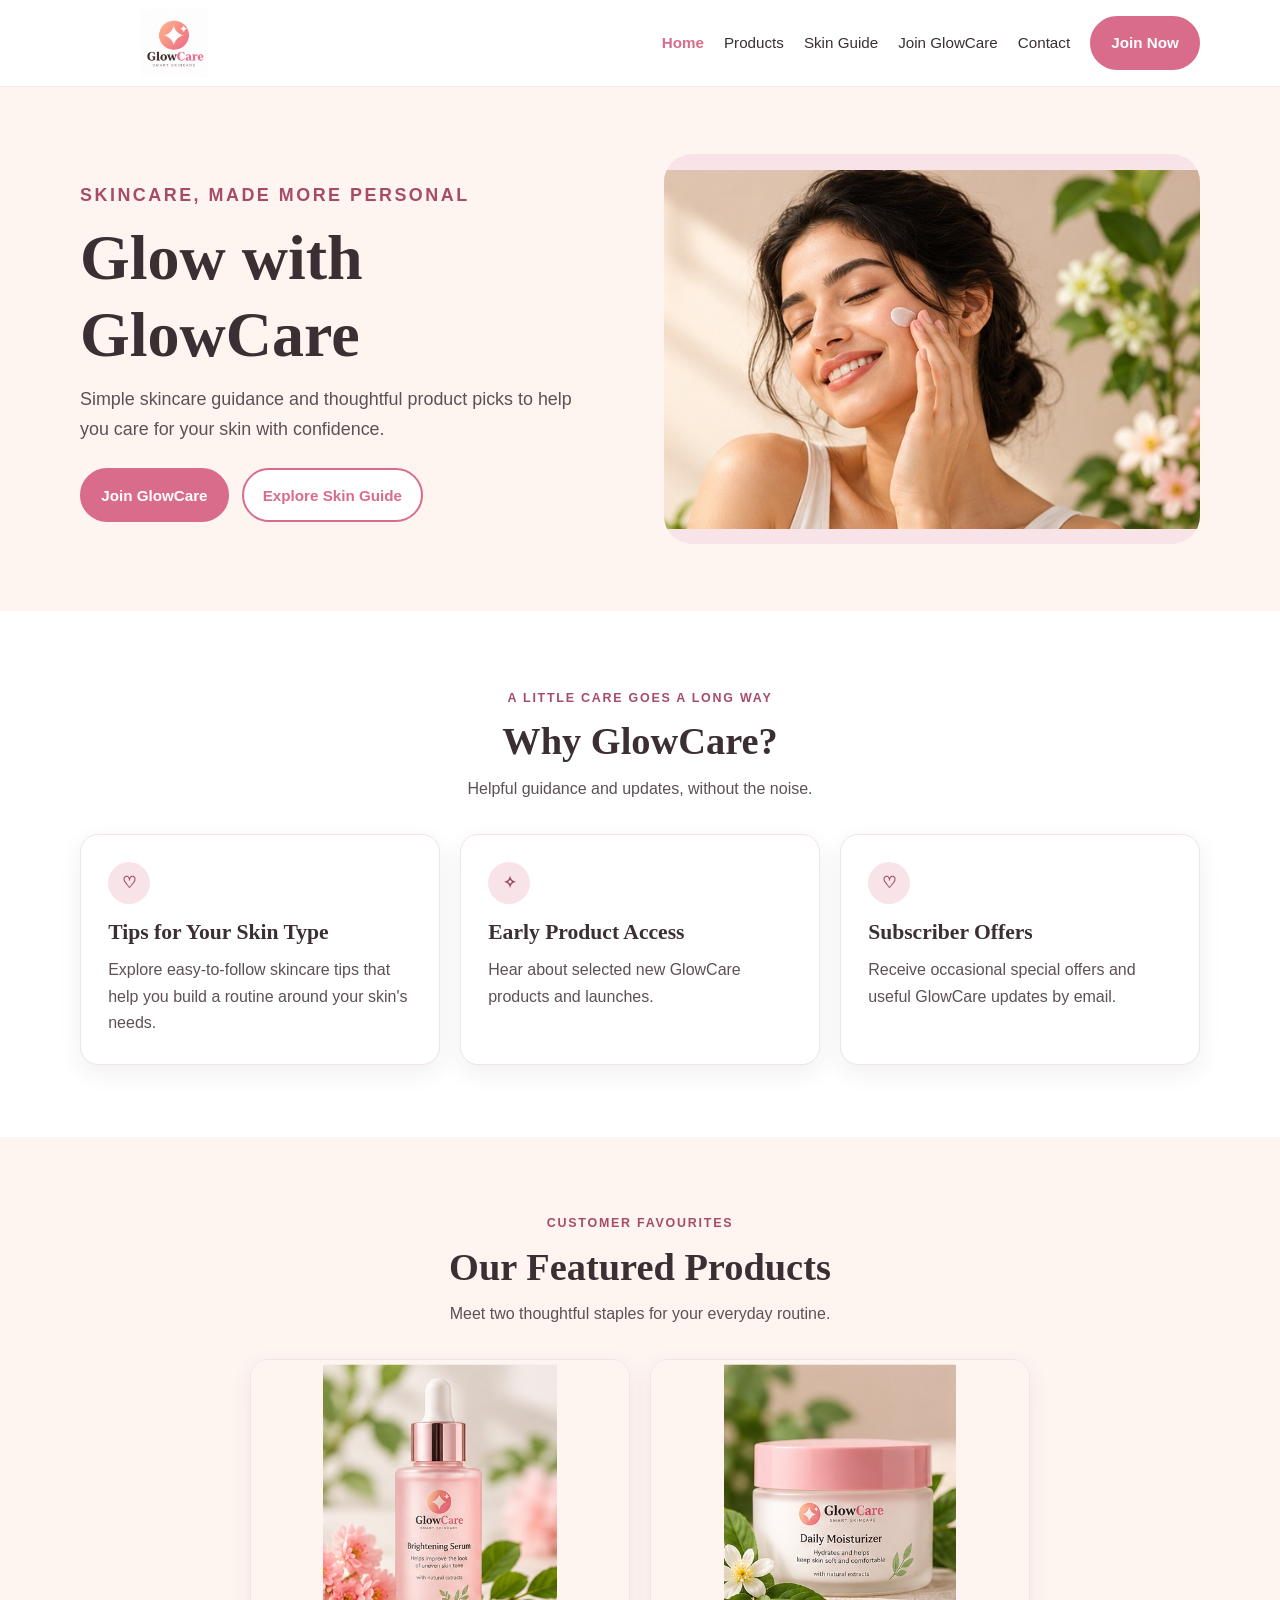
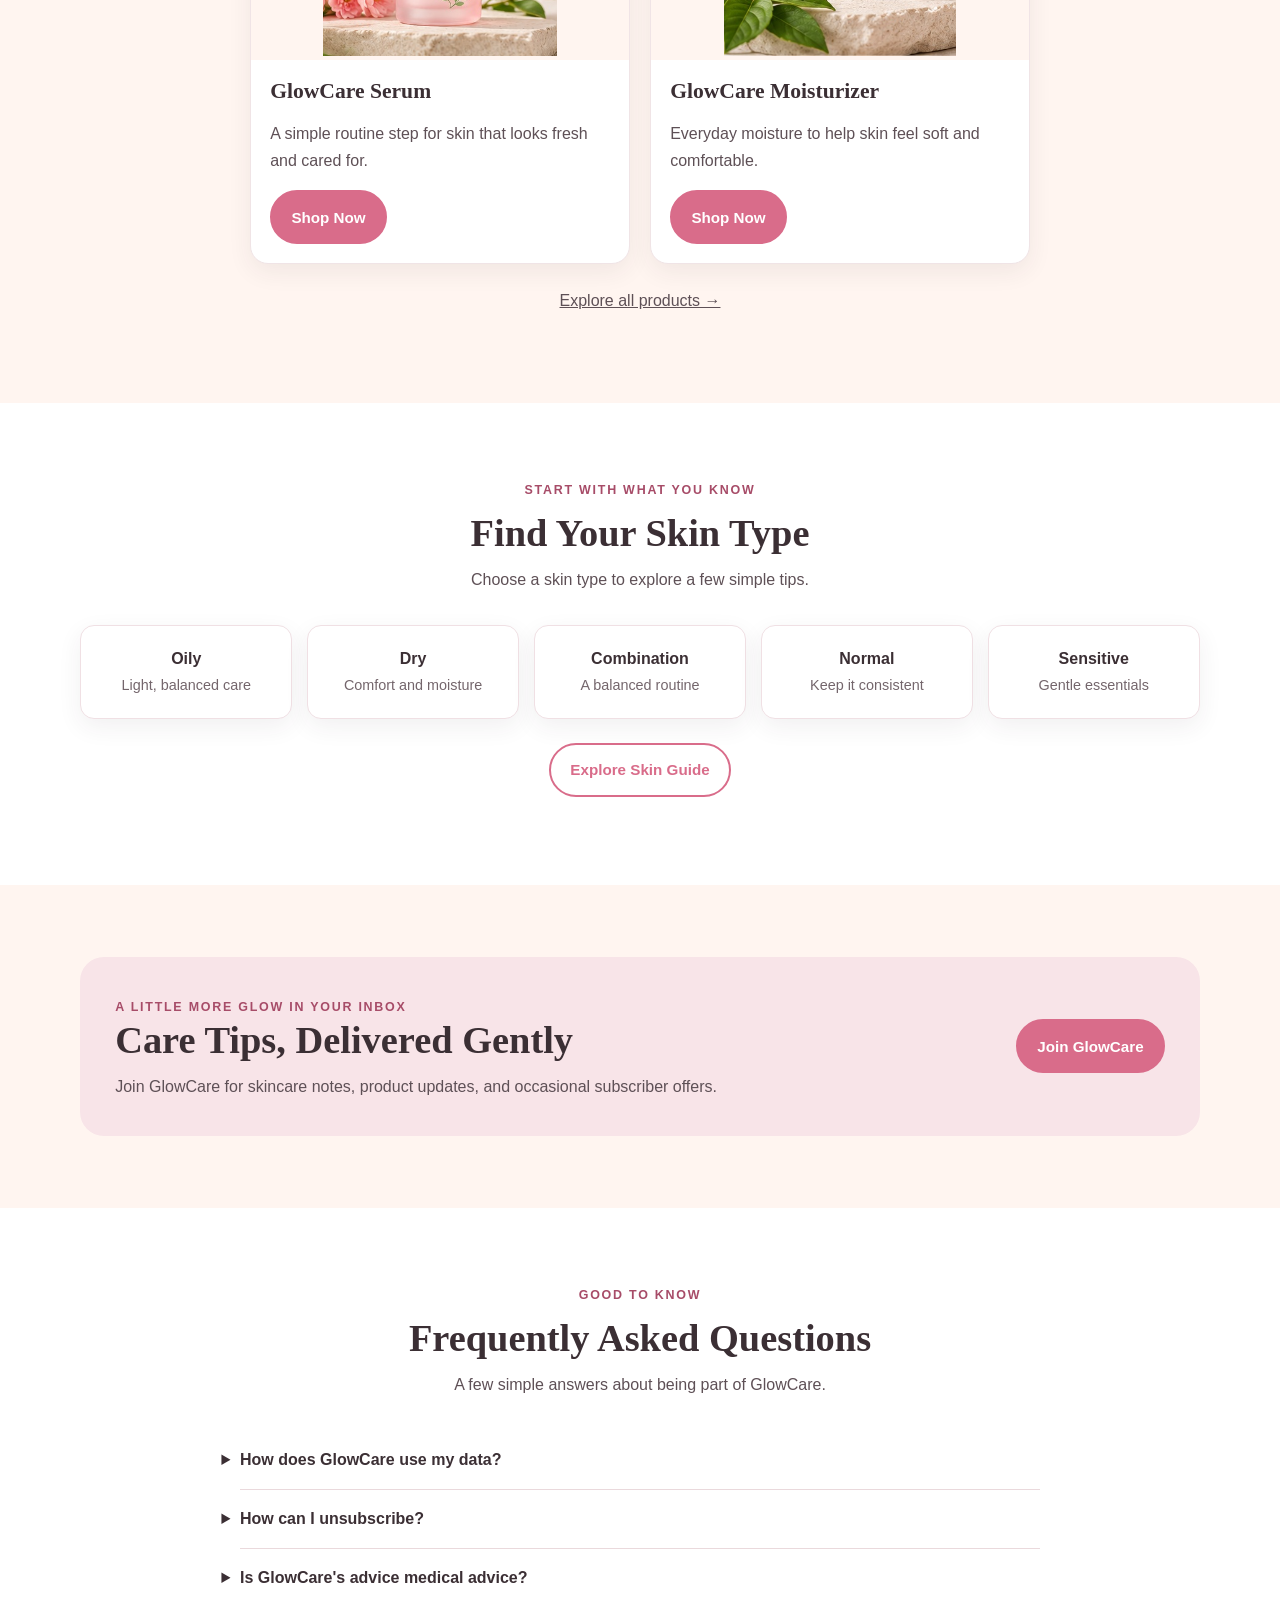
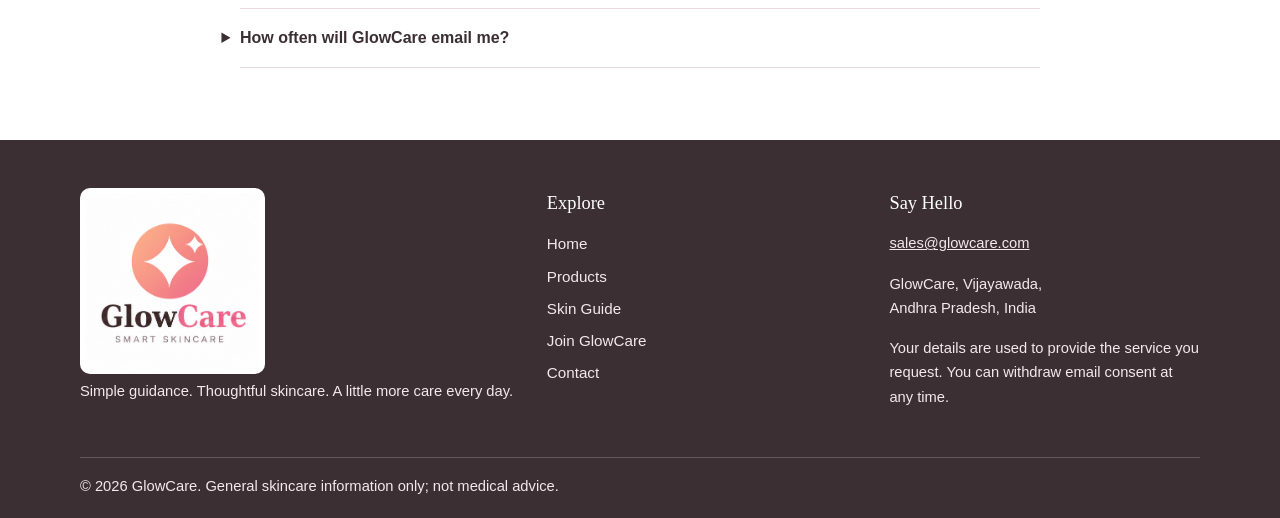
<file: index.html>
<!doctype html>
<html lang="en">
<head>
  <meta charset="utf-8">
  <meta name="viewport" content="width=device-width, initial-scale=1">
  <meta name="description" content="Discover GlowCare, a skincare brand offering simple skincare guidance and thoughtful product recommendations in Vijayawada, Andhra Pradesh.">
  <title>GlowCare | Smart Skincare</title>
  <link rel="stylesheet" href="style.css">
  <script src="script.js" defer></script>
</head>
<body>
<header class="site-header">
  <div class="container header-inner">
    <a class="brand" href="index.html" aria-label="GlowCare home">
      <img src="glowcare-logo.png" alt="GlowCare Smart Skincare logo" width="190">
    </a>
    <button class="menu-toggle" type="button" aria-label="Toggle navigation menu" aria-expanded="false" aria-controls="primary-navigation">Menu</button>
    <div class="nav-wrap" id="primary-navigation">
      <nav class="main-nav" aria-label="Main navigation">
        <a href="index.html" aria-current="page">Home</a>
        <a href="products.html">Products</a>
        <a href="skin-guide.html">Skin Guide</a>
        <a href="join.html">Join GlowCare</a>
        <a href="contact.html">Contact</a>
      </nav>
      <a class="btn header-join" href="join.html">Join Now</a>
    </div>
  </div>
</header>

<main>
  <section class="hero">
    <div class="container hero-grid">
      <div class="hero-copy">
        <p class="eyebrow">Skincare, made more personal</p>
        <h1>Glow with <span>GlowCare</span></h1>
        <p>Simple skincare guidance and thoughtful product picks to help you care for your skin with confidence.</p>
        <div class="hero-actions">
          <a class="btn" href="join.html">Join GlowCare</a>
          <a class="btn btn-secondary" href="skin-guide.html">Explore Skin Guide</a>
        </div>
      </div>
      <img class="hero-image" src="glowcare-banner.jpg" alt="GlowCare skincare banner showing a calm skincare routine" fetchpriority="high">
    </div>
  </section>

  <section class="section">
    <div class="container">
      <div class="section-heading">
        <p class="eyebrow">A little care goes a long way</p>
        <h2>Why GlowCare?</h2>
        <p>Helpful guidance and updates, without the noise.</p>
      </div>
      <div class="card-grid">
        <article class="card benefit-card">
          <div class="icon-dot" aria-hidden="true">♡</div>
          <h3>Tips for Your Skin Type</h3>
          <p>Explore easy-to-follow skincare tips that help you build a routine around your skin's needs.</p>
        </article>
        <article class="card benefit-card">
          <div class="icon-dot" aria-hidden="true">✧</div>
          <h3>Early Product Access</h3>
          <p>Hear about selected new GlowCare products and launches.</p>
        </article>
        <article class="card benefit-card">
          <div class="icon-dot" aria-hidden="true">♡</div>
          <h3>Subscriber Offers</h3>
          <p>Receive occasional special offers and useful GlowCare updates by email.</p>
        </article>
      </div>
    </div>
  </section>

  <section class="section section-soft">
    <div class="container">
      <div class="section-heading">
        <p class="eyebrow">Customer favourites</p>
        <h2>Our Featured Products</h2>
        <p>Meet two thoughtful staples for your everyday routine.</p>
      </div>
      <div class="card-grid featured-products">
        <article class="card product-card">
          <img class="product-image" src="serum.jpg" alt="GlowCare serum bottle" loading="lazy">
          <div class="product-info">
            <h3>GlowCare Serum</h3>
            <p>A simple routine step for skin that looks fresh and cared for.</p>
            <a class="btn" href="products.html#serum">Shop Now</a>
          </div>
        </article>
        <article class="card product-card">
          <img class="product-image" src="moisturizer.jpg" alt="GlowCare moisturizer jar" loading="lazy">
          <div class="product-info">
            <h3>GlowCare Moisturizer</h3>
            <p>Everyday moisture to help skin feel soft and comfortable.</p>
            <a class="btn" href="products.html#moisturizer">Shop Now</a>
          </div>
        </article>
      </div>
      <p class="section-link"><a class="text-link" href="products.html">Explore all products →</a></p>
    </div>
  </section>

  <section class="section">
    <div class="container">
      <div class="section-heading">
        <p class="eyebrow">Start with what you know</p>
        <h2>Find Your Skin Type</h2>
        <p>Choose a skin type to explore a few simple tips.</p>
      </div>
      <div class="skin-links">
        <a class="skin-link" href="skin-guide.html#oily"><strong>Oily</strong><span class="small">Light, balanced care</span></a>
        <a class="skin-link" href="skin-guide.html#dry"><strong>Dry</strong><span class="small">Comfort and moisture</span></a>
        <a class="skin-link" href="skin-guide.html#combination"><strong>Combination</strong><span class="small">A balanced routine</span></a>
        <a class="skin-link" href="skin-guide.html#normal"><strong>Normal</strong><span class="small">Keep it consistent</span></a>
        <a class="skin-link" href="skin-guide.html#sensitive"><strong>Sensitive</strong><span class="small">Gentle essentials</span></a>
      </div>
      <p class="section-link"><a class="btn btn-secondary" href="skin-guide.html">Explore Skin Guide</a></p>
    </div>
  </section>

  <section class="section section-soft">
    <div class="container">
      <div class="signup-strip">
        <div>
          <p class="eyebrow">A little more glow in your inbox</p>
          <h2>Care Tips, Delivered Gently</h2>
          <p>Join GlowCare for skincare notes, product updates, and occasional subscriber offers.</p>
        </div>
        <a class="btn" href="join.html">Join GlowCare</a>
      </div>
    </div>
  </section>

  <section class="section">
    <div class="container">
      <div class="section-heading">
        <p class="eyebrow">Good to know</p>
        <h2>Frequently Asked Questions</h2>
        <p>A few simple answers about being part of GlowCare.</p>
      </div>
      <div class="faq-list">
        <details>
          <summary>How does GlowCare use my data?</summary>
          <p>We use the details you provide to manage your subscription and send the updates you request. Please read the privacy information on our Join GlowCare and Contact pages.</p>
        </details>
        <details>
          <summary>How can I unsubscribe?</summary>
          <p>You can unsubscribe using the link in a marketing email or contact us at <a href="mailto:sales@glowcare.com">sales@glowcare.com</a> to withdraw your consent.</p>
        </details>
        <details>
          <summary>Is GlowCare's advice medical advice?</summary>
          <p>No. Our content is general skincare information and is not a diagnosis or medical advice. Contact a qualified healthcare professional about persistent or concerning skin issues.</p>
        </details>
        <details>
          <summary>How often will GlowCare email me?</summary>
          <p>We aim to send occasional, useful updates rather than frequent messages. The frequency may vary with launches and offers.</p>
        </details>
      </div>
    </div>
  </section>
</main>

<footer class="site-footer">
  <div class="container">
    <div class="footer-grid">
      <div class="footer-brand">
        <a href="index.html" aria-label="GlowCare home">
          <img src="glowcare-logo.png" alt="GlowCare Smart Skincare logo" loading="lazy">
        </a>
        <p>Simple guidance. Thoughtful skincare. A little more care every day.</p>
      </div>
      <div>
        <div class="footer-heading">Explore</div>
        <nav class="footer-links" aria-label="Footer navigation">
          <a href="index.html">Home</a>
          <a href="products.html">Products</a>
          <a href="skin-guide.html">Skin Guide</a>
          <a href="join.html">Join GlowCare</a>
          <a href="contact.html">Contact</a>
        </nav>
      </div>
      <div>
        <div class="footer-heading">Say Hello</div>
        <p><a href="mailto:sales@glowcare.com">sales@glowcare.com</a></p>
        <p>GlowCare, Vijayawada,<br>Andhra Pradesh, India</p>
        <p>Your details are used to provide the service you request. You can withdraw email consent at any time.</p>
      </div>
    </div>
    <div class="footer-bottom">
      <p>© <span data-year>2026</span> GlowCare. General skincare information only; not medical advice.</p>
    </div>
  </div>
</footer>
</body>
</html>
</file>
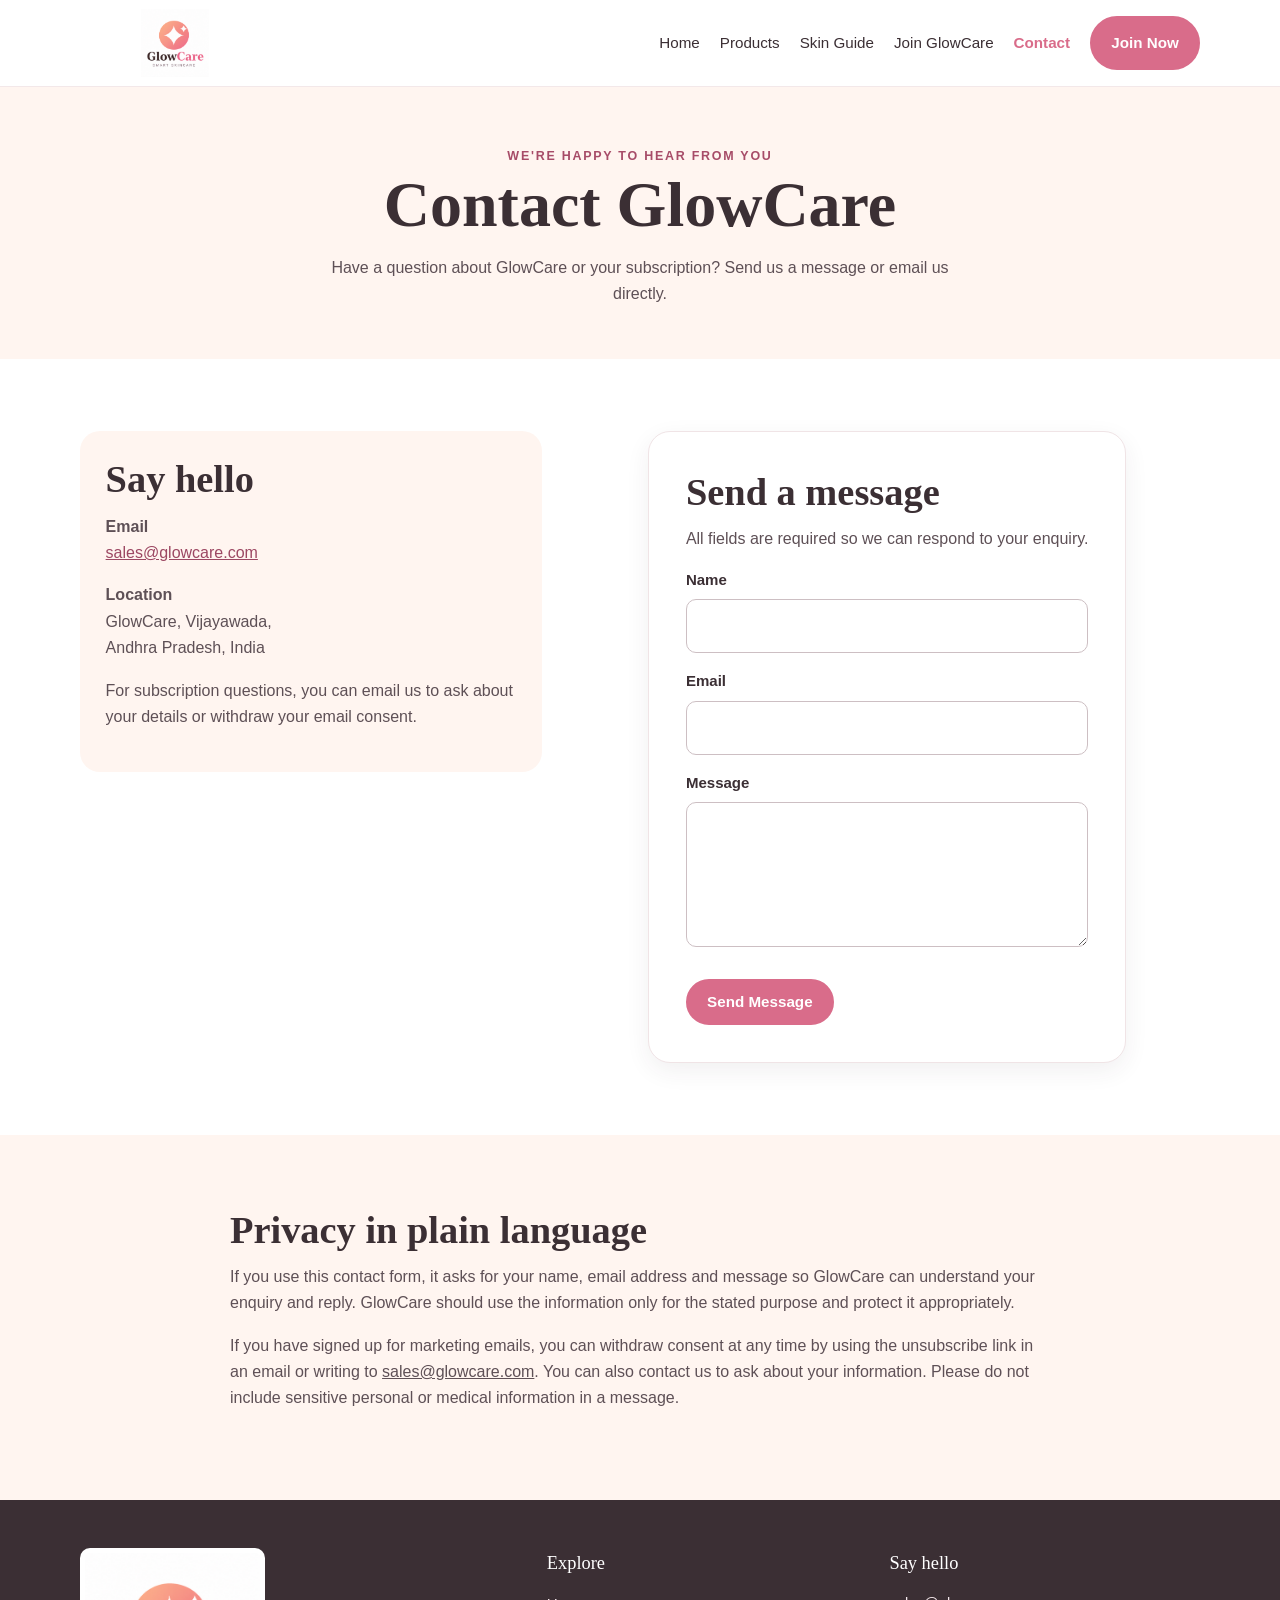
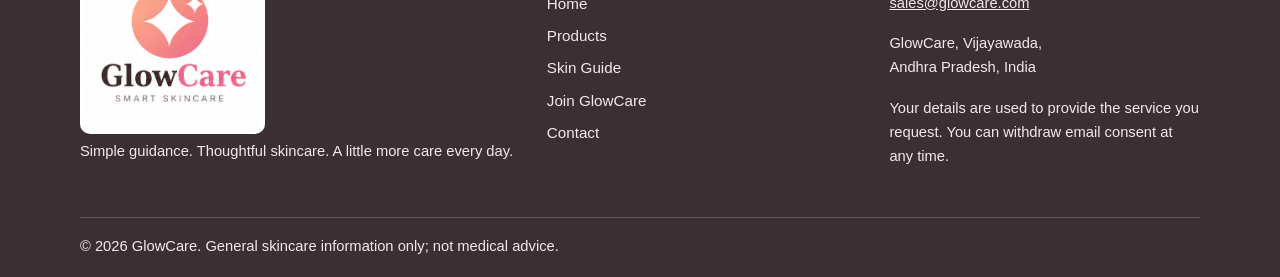
<file: contact.html>
<!doctype html>
<html lang="en"><head><meta charset="utf-8"><meta name="viewport" content="width=device-width, initial-scale=1"><meta name="description" content="Contact GlowCare in Vijayawada, Andhra Pradesh."><title>Contact | GlowCare</title><link rel="stylesheet" href="style.css"><script src="script.js" defer></script></head><body>
<header class="site-header"><div class="container header-inner"><a class="brand" href="index.html" aria-label="GlowCare home"><img src="glowcare-logo.png" alt="GlowCare — Smart Skincare logo"></a><button class="menu-toggle" type="button" aria-expanded="false" aria-controls="primary-navigation">Menu</button><div class="nav-wrap" id="primary-navigation"><nav class="main-nav" aria-label="Main navigation"><a href="index.html">Home</a><a href="products.html">Products</a><a href="skin-guide.html">Skin Guide</a><a href="join.html">Join GlowCare</a><a href="contact.html" aria-current="page">Contact</a></nav><a class="btn header-join" href="join.html">Join Now</a></div></div></header>
<main><section class="page-hero"><div class="container"><p class="eyebrow">We're happy to hear from you</p><h1>Contact GlowCare</h1><p>Have a question about GlowCare or your subscription? Send us a message or email us directly.</p></div></section><section class="section"><div class="container contact-grid"><aside class="contact-details"><h2>Say hello</h2><p><strong>Email</strong><br><a href="mailto:sales@glowcare.com">sales@glowcare.com</a></p><p><strong>Location</strong><br>GlowCare, Vijayawada,<br>Andhra Pradesh, India</p><p>For subscription questions, you can email us to ask about your details or withdraw your email consent.</p></aside><form class="form-card" id="contact-form"><h2>Send a message</h2><p>All fields are required so we can respond to your enquiry.</p><div class="form-grid"><div class="field field-full"><label for="contact-name">Name</label><input id="contact-name" name="name" autocomplete="name" required></div><div class="field field-full"><label for="contact-email">Email</label><input id="contact-email" name="email" type="email" autocomplete="email" required></div><div class="field field-full"><label for="contact-message">Message</label><textarea id="contact-message" name="message" required></textarea></div></div><button class="btn mt-2" type="submit">Send Message</button><div id="contact-form-message" class="form-message" role="status" aria-live="polite"></div></form></div></section><section class="section section-soft"><div class="container content-narrow"><h2>Privacy in plain language</h2><p>If you use this contact form, it asks for your name, email address and message so GlowCare can understand your enquiry and reply. GlowCare should use the information only for the stated purpose and protect it appropriately.</p><p>If you have signed up for marketing emails, you can withdraw consent at any time by using the unsubscribe link in an email or writing to <a href="mailto:sales@glowcare.com">sales@glowcare.com</a>. You can also contact us to ask about your information. Please do not include sensitive personal or medical information in a message.</p></div></section></main>
<footer class="site-footer"><div class="container"><div class="footer-grid"><div class="footer-brand"><a href="index.html" aria-label="GlowCare home"><img src="glowcare-logo.png" alt="GlowCare — Smart Skincare logo"></a><p>Simple guidance. Thoughtful skincare. A little more care every day.</p></div><div><div class="footer-heading">Explore</div><nav class="footer-links" aria-label="Footer navigation"><a href="index.html">Home</a><a href="products.html">Products</a><a href="skin-guide.html">Skin Guide</a><a href="join.html">Join GlowCare</a><a href="contact.html">Contact</a></nav></div><div><div class="footer-heading">Say hello</div><p><a href="mailto:sales@glowcare.com">sales@glowcare.com</a></p><p>GlowCare, Vijayawada,<br>Andhra Pradesh, India</p><p>Your details are used to provide the service you request. You can withdraw email consent at any time.</p></div></div><div class="footer-bottom"><p>© 2026 GlowCare. General skincare information only; not medical advice.</p></div></div></footer></body></html>
</file>
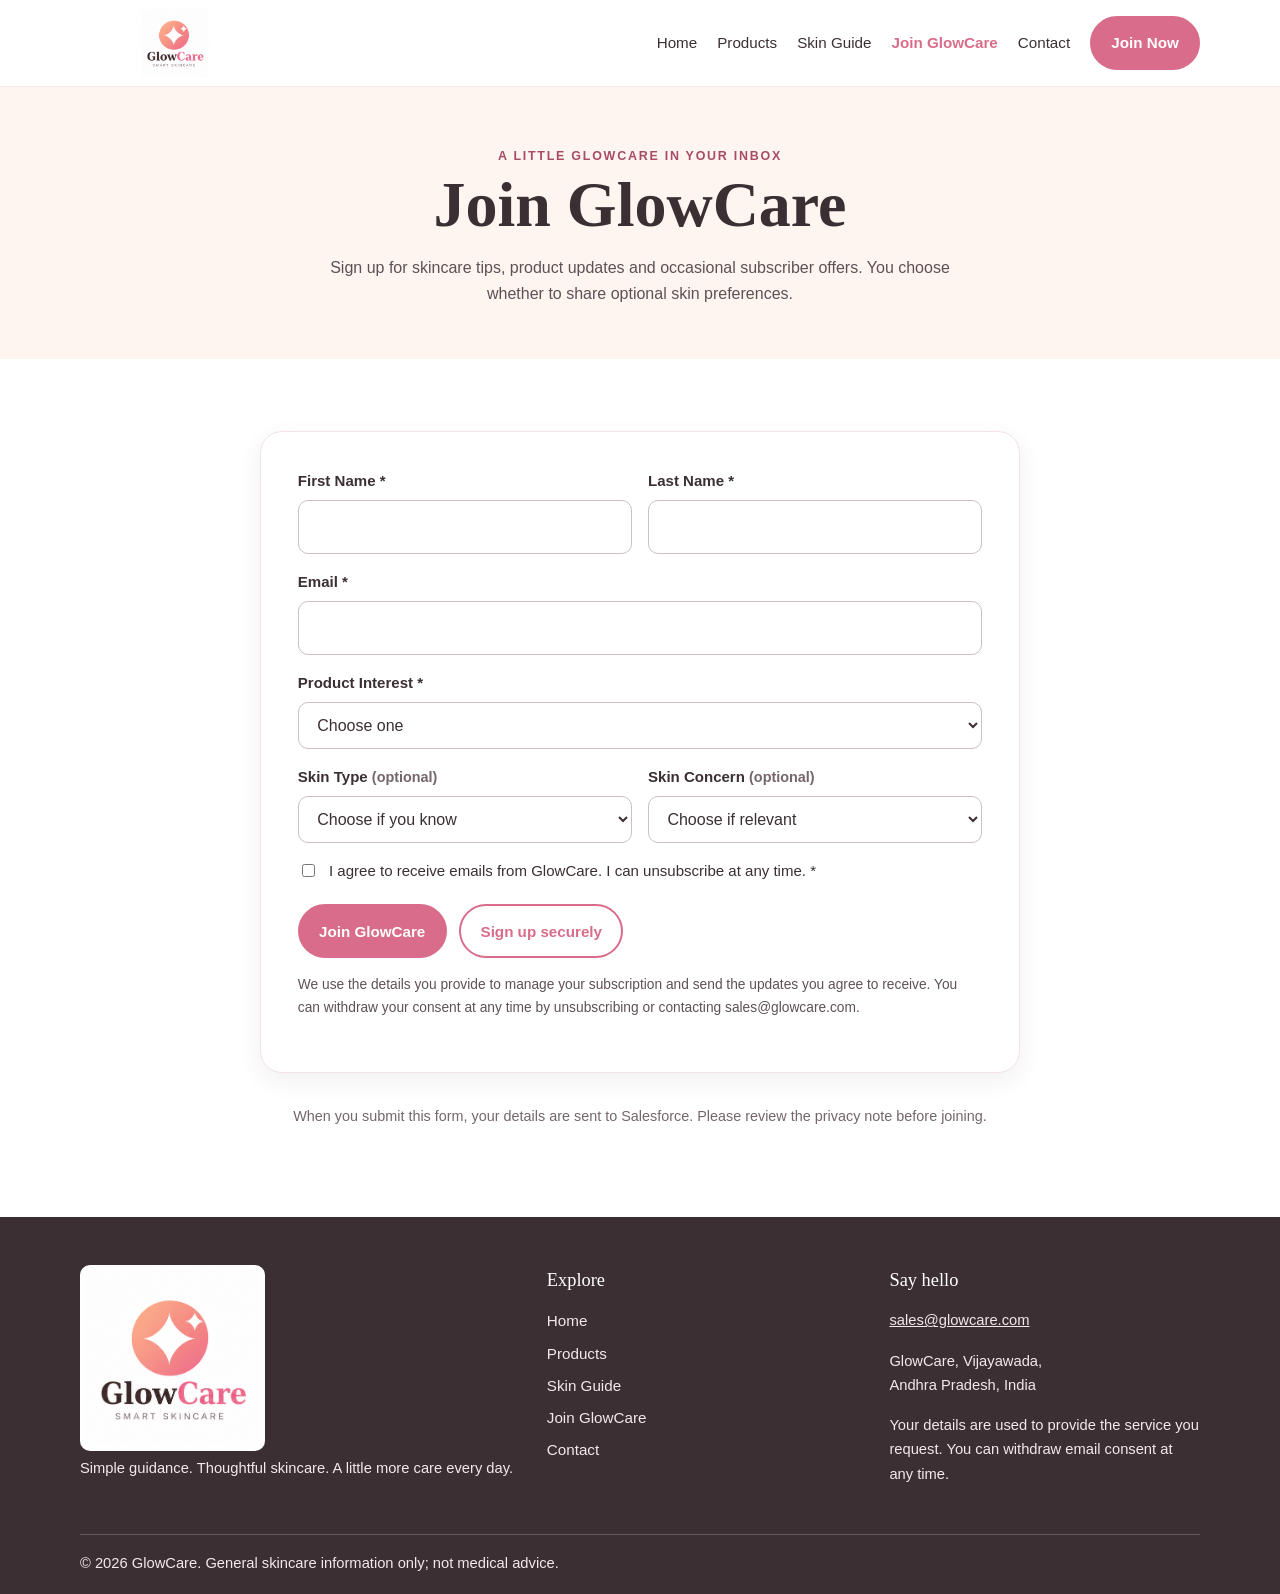
<file: join.html>
<!doctype html>
<html lang="en"><head><meta charset="utf-8"><meta name="viewport" content="width=device-width, initial-scale=1"><meta name="description" content="Join GlowCare for skincare tips, product updates and subscriber offers."><title>Join GlowCare | Smart Skincare</title><link rel="stylesheet" href="style.css"><script src="script.js" defer></script></head><body>
<header class="site-header"><div class="container header-inner"><a class="brand" href="index.html" aria-label="GlowCare home"><img src="glowcare-logo.png" alt="GlowCare — Smart Skincare logo"></a><button class="menu-toggle" type="button" aria-expanded="false" aria-controls="primary-navigation">Menu</button><div class="nav-wrap" id="primary-navigation"><nav class="main-nav" aria-label="Main navigation"><a href="index.html">Home</a><a href="products.html">Products</a><a href="skin-guide.html">Skin Guide</a><a href="join.html" aria-current="page">Join GlowCare</a><a href="contact.html">Contact</a></nav><a class="btn header-join" href="join.html">Join Now</a></div></div></header>
<main><section class="page-hero"><div class="container"><p class="eyebrow">A little GlowCare in your inbox</p><h1>Join GlowCare</h1><p>Sign up for skincare tips, product updates and occasional subscriber offers. You choose whether to share optional skin preferences.</p></div></section><section class="section"><div class="container"><form class="form-card" id="join-form" action="https://webto.salesforce.com/servlet/servlet.WebToLead?encoding=UTF-8&amp;orgId=00DgK00000dLYUr" method="POST">
<!-- Salesforce Web-to-Lead connection. Before publishing, replace the retURL below with your actual live website URL. -->
<input type="hidden" name="oid" value="00DgK00000dLYUr">
<input type="hidden" name="retURL" value="https://kathyayani24.github.io/GlowCare-mini-project-Website/thank-you.html">
<!-- Salesforce Web-to-Lead requires Company; use a fixed consumer-customer value so visitors do not need to enter a company. -->
<input type="hidden" name="company" value="GlowCare Customer">
<input type="hidden" name="city" value="Vijayawada">
<input type="hidden" name="state" value="Andhra Pradesh">
<input type="hidden" name="lead_source" value="Website">
<!-- Salesforce integration: set the form action URL to your approved Salesforce/Web-to-Lead or form endpoint. Confirm required field mapping and privacy requirements before going live. -->
<div class="form-grid"><div class="field"><label for="first-name">First Name <span aria-hidden="true">*</span></label><input id="first-name" name="first_name" autocomplete="given-name" required></div><div class="field"><label for="last-name">Last Name <span aria-hidden="true">*</span></label><input id="last-name" name="last_name" autocomplete="family-name" required></div><div class="field field-full"><label for="email">Email <span aria-hidden="true">*</span></label><input id="email" name="email" type="email" autocomplete="email" required></div><div class="field field-full"><label for="product-interest">Product Interest <span aria-hidden="true">*</span></label><select id="product-interest" name="00NgK00004zqyni" required><option value="">Choose one</option><option>Serum</option><option>Moisturizer</option><option>Cleanser</option><option>Sunscreen</option><option>Multiple Products</option><option>Not Sure</option></select></div><div class="field"><label for="skin-type">Skin Type <span class="small">(optional)</span></label><select id="skin-type" name="00NgK00004zrAKD"><option value="">Choose if you know</option><option>Oily</option><option>Dry</option><option>Combination</option><option>Normal</option><option>Sensitive</option><option>Not Sure</option></select></div><div class="field"><label for="skin-concern">Skin Concern <span class="small">(optional)</span></label><select id="skin-concern" name="00NgK00004zrAaL"><option value="">Choose if relevant</option><option>Acne</option><option>Dryness</option><option>Dark Spots</option><option>Aging</option><option>Sensitivity</option><option>General Skincare</option><option>Other</option></select></div><div class="field field-full"><div class="checkbox-row"><input id="email-consent" name="email_consent" type="checkbox" value="yes" required>
<input type="hidden" name="00NgK00004zquTy" value="Opted In"><label for="email-consent">I agree to receive emails from GlowCare. I can unsubscribe at any time. <span aria-hidden="true">*</span></label></div></div></div>
<div class="form-actions"><button class="btn" type="submit">Join GlowCare</button><a class="btn btn-secondary" href="SIGNUP_URL" target="_blank" rel="noopener noreferrer">Sign up securely</a></div><p class="privacy-line">We use the details you provide to manage your subscription and send the updates you agree to receive. You can withdraw your consent at any time by unsubscribing or contacting sales@glowcare.com.</p><div id="join-form-message" class="form-message" role="status" aria-live="polite"></div></form><p class="small text-center mt-2">When you submit this form, your details are sent to Salesforce. Please review the privacy note before joining.</p></div></section></main>
<footer class="site-footer"><div class="container"><div class="footer-grid"><div class="footer-brand"><a href="index.html" aria-label="GlowCare home"><img src="glowcare-logo.png" alt="GlowCare — Smart Skincare logo"></a><p>Simple guidance. Thoughtful skincare. A little more care every day.</p></div><div><div class="footer-heading">Explore</div><nav class="footer-links" aria-label="Footer navigation"><a href="index.html">Home</a><a href="products.html">Products</a><a href="skin-guide.html">Skin Guide</a><a href="join.html">Join GlowCare</a><a href="contact.html">Contact</a></nav></div><div><div class="footer-heading">Say hello</div><p><a href="mailto:sales@glowcare.com">sales@glowcare.com</a></p><p>GlowCare, Vijayawada,<br>Andhra Pradesh, India</p><p>Your details are used to provide the service you request. You can withdraw email consent at any time.</p></div></div><div class="footer-bottom"><p>© 2026 GlowCare. General skincare information only; not medical advice.</p></div></div></footer></body></html>
</file>
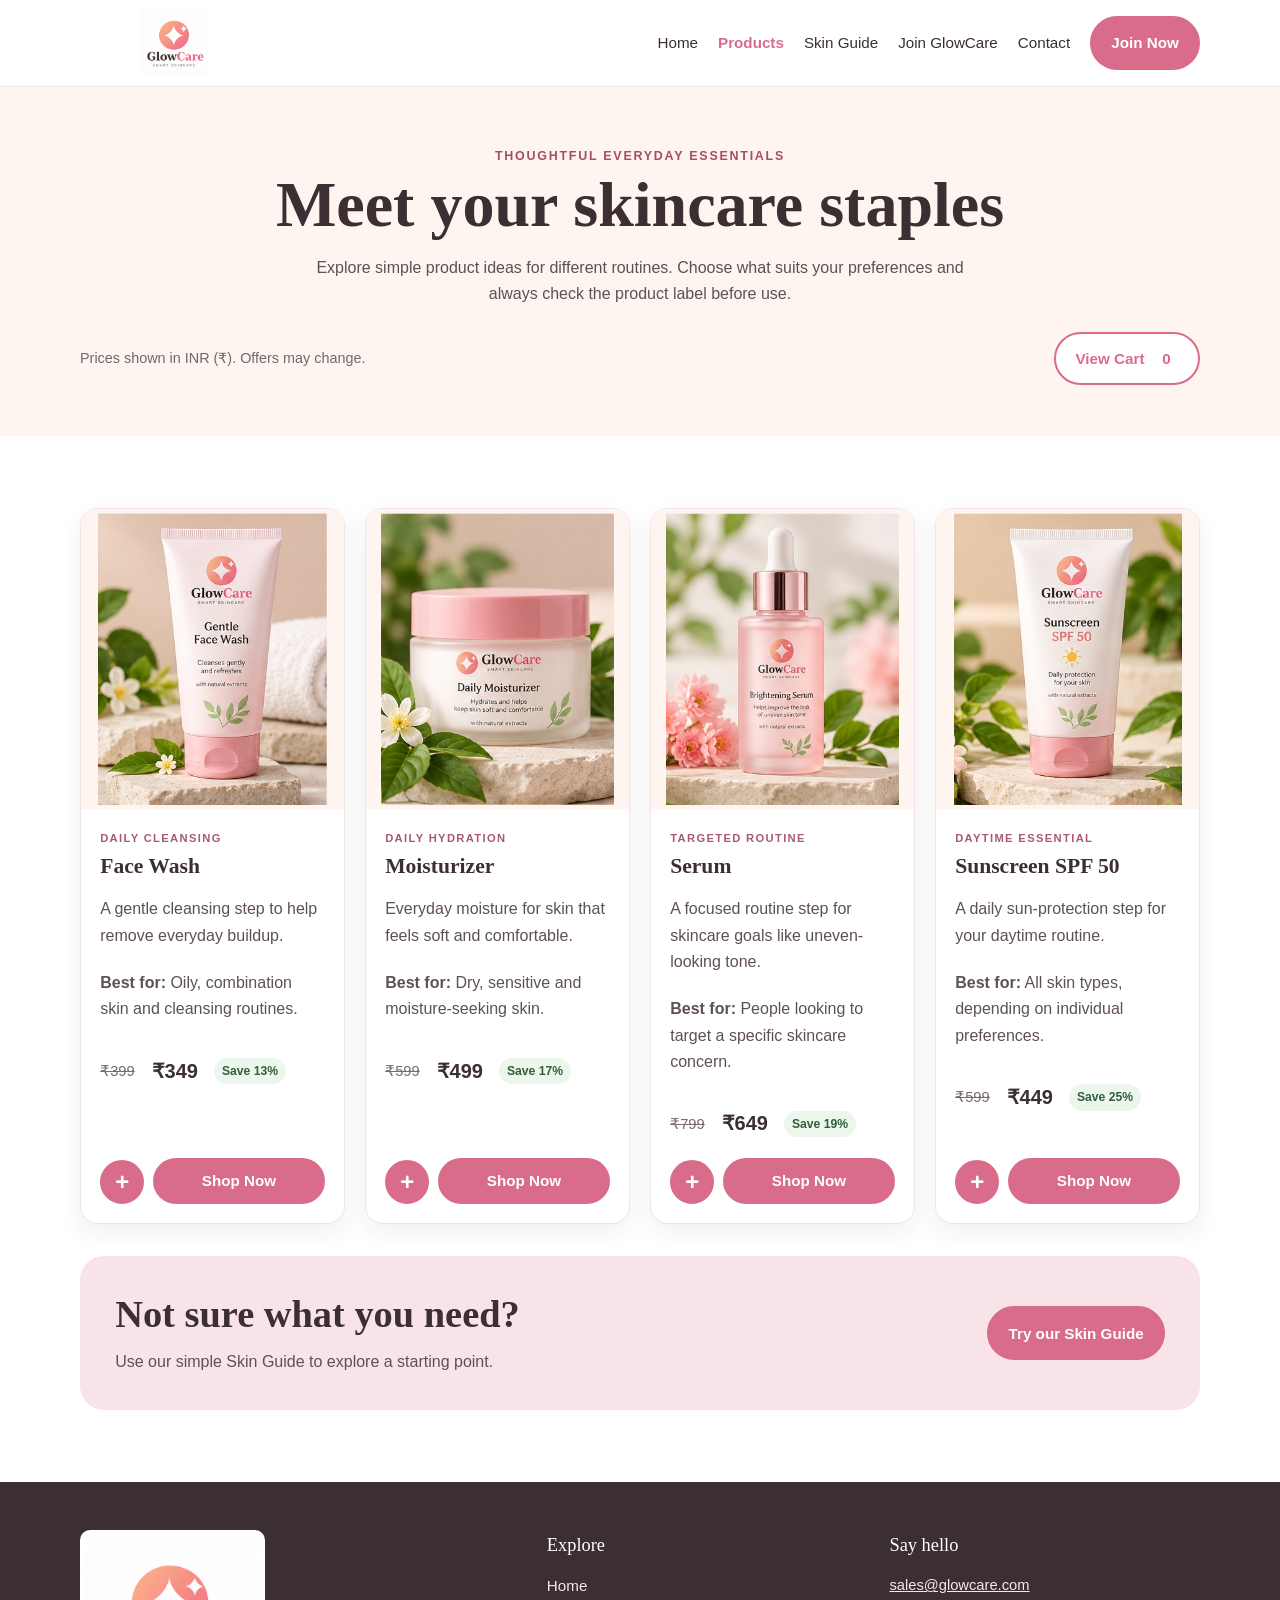
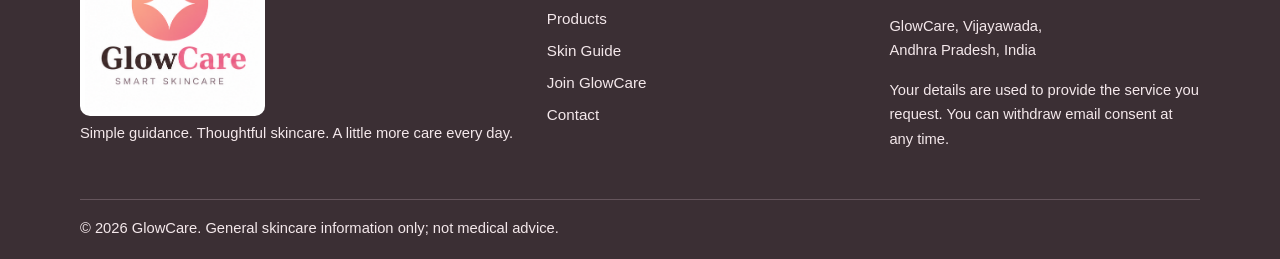
<file: products.html>
<!doctype html>
<html lang="en"><head><meta charset="utf-8"><meta name="viewport" content="width=device-width, initial-scale=1"><meta name="description" content="Explore GlowCare skincare essentials: face wash, moisturizer, serum and sunscreen."><title>Products | GlowCare</title><link rel="stylesheet" href="style.css"><script src="script.js" defer></script></head><body>
<header class="site-header"><div class="container header-inner"><a class="brand" href="index.html" aria-label="GlowCare home"><img src="glowcare-logo.png" alt="GlowCare — Smart Skincare logo"></a><button class="menu-toggle" type="button" aria-expanded="false" aria-controls="primary-navigation">Menu</button><div class="nav-wrap" id="primary-navigation"><nav class="main-nav" aria-label="Main navigation"><a href="index.html">Home</a><a href="products.html" aria-current="page">Products</a><a href="skin-guide.html">Skin Guide</a><a href="join.html">Join GlowCare</a><a href="contact.html">Contact</a></nav><a class="btn header-join" href="join.html">Join Now</a></div></div></header>
<main>
<section class="page-hero">
  <div class="container">
    <p class="eyebrow">Thoughtful everyday essentials</p>
    <h1>Meet your skincare staples</h1>
    <p>Explore simple product ideas for different routines. Choose what suits your preferences and always check the product label before use.</p>
    <div class="shop-toolbar">
      <p class="small">Prices shown in INR (₹). Offers may change.</p>
      <button class="btn btn-secondary cart-open" type="button" aria-haspopup="dialog" aria-controls="cart-dialog">View Cart <span class="cart-count" aria-live="polite">0</span></button>
    </div>
  </div>
</section>
<section class="section">
  <div class="container">
    <div class="card-grid product-grid">
      <article class="card product-card" id="face-wash">
        <img class="product-image" src="face-wash.jpg" alt="GlowCare gentle face wash tube">
        <div class="product-info">
          <p class="product-kicker">DAILY CLEANSING</p><h3>Face Wash</h3>
          <p>A gentle cleansing step to help remove everyday buildup.</p>
          <p><strong>Best for:</strong> Oily, combination skin and cleansing routines.</p>
          <div class="product-pricing"><span class="price-old">₹399</span><span class="price-current">₹349</span><span class="discount-badge">Save 13%</span></div>
          <div class="product-actions"><button class="btn btn-add" type="button" data-add="face-wash" aria-label="Add Face Wash to cart">+</button><button class="btn btn-shop" type="button" data-shop="face-wash">Shop Now</button></div>
        </div>
      </article>
      <article class="card product-card" id="moisturizer">
        <img class="product-image" src="moisturizer.jpg" alt="GlowCare daily moisturizer jar">
        <div class="product-info">
          <p class="product-kicker">DAILY HYDRATION</p><h3>Moisturizer</h3>
          <p>Everyday moisture for skin that feels soft and comfortable.</p>
          <p><strong>Best for:</strong> Dry, sensitive and moisture-seeking skin.</p>
          <div class="product-pricing"><span class="price-old">₹599</span><span class="price-current">₹499</span><span class="discount-badge">Save 17%</span></div>
          <div class="product-actions"><button class="btn btn-add" type="button" data-add="moisturizer" aria-label="Add Moisturizer to cart">+</button><button class="btn btn-shop" type="button" data-shop="moisturizer">Shop Now</button></div>
        </div>
      </article>
      <article class="card product-card" id="serum">
        <img class="product-image" src="serum.jpg" alt="GlowCare brightening serum bottle">
        <div class="product-info">
          <p class="product-kicker">TARGETED ROUTINE</p><h3>Serum</h3>
          <p>A focused routine step for skincare goals like uneven-looking tone.</p>
          <p><strong>Best for:</strong> People looking to target a specific skincare concern.</p>
          <div class="product-pricing"><span class="price-old">₹799</span><span class="price-current">₹649</span><span class="discount-badge">Save 19%</span></div>
          <div class="product-actions"><button class="btn btn-add" type="button" data-add="serum" aria-label="Add Serum to cart">+</button><button class="btn btn-shop" type="button" data-shop="serum">Shop Now</button></div>
        </div>
      </article>
      <article class="card product-card" id="sunscreen">
        <img class="product-image" src="sunscreen-spf50.jpg" alt="GlowCare SPF 50 sunscreen tube">
        <div class="product-info">
          <p class="product-kicker">DAYTIME ESSENTIAL</p><h3>Sunscreen SPF 50</h3>
          <p>A daily sun-protection step for your daytime routine.</p>
          <p><strong>Best for:</strong> All skin types, depending on individual preferences.</p>
          <div class="product-pricing"><span class="price-old">₹599</span><span class="price-current">₹449</span><span class="discount-badge">Save 25%</span></div>
          <div class="product-actions"><button class="btn btn-add" type="button" data-add="sunscreen" aria-label="Add Sunscreen SPF 50 to cart">+</button><button class="btn btn-shop" type="button" data-shop="sunscreen">Shop Now</button></div>
        </div>
      </article>
    </div>
    <div class="signup-strip mt-2"><div><h2>Not sure what you need?</h2><p>Use our simple Skin Guide to explore a starting point.</p></div><a class="btn" href="skin-guide.html">Try our Skin Guide</a></div>
  </div>
</section>

<div class="cart-backdrop" id="cart-backdrop" hidden></div>
<aside class="cart-dialog" id="cart-dialog" role="dialog" aria-modal="true" aria-labelledby="cart-title" hidden>
  <div class="cart-header"><div><p class="eyebrow">Your GlowCare bag</p><h2 id="cart-title">Shopping Cart</h2></div><button class="cart-close" type="button" aria-label="Close cart">×</button></div>
  <div id="cart-content"></div>
  <div id="checkout-area" hidden>
    <hr class="cart-divider">
    <h3>Delivery details</h3>
    <p class="small">Enter where you would like the order delivered.</p>
    <form id="checkout-form" class="checkout-form">
      <label for="checkout-name">Full name *</label><input id="checkout-name" name="name" autocomplete="name" required>
      <label for="checkout-email">Email *</label><input id="checkout-email" name="email" type="email" autocomplete="email" required>
      <label for="checkout-phone">Phone number *</label><input id="checkout-phone" name="phone" type="tel" autocomplete="tel" pattern="[0-9+() -]{10,16}" required>
      <label for="checkout-address">Delivery address *</label><textarea id="checkout-address" name="address" autocomplete="street-address" required></textarea>
      <label for="checkout-city">City *</label><input id="checkout-city" name="city" autocomplete="address-level2" required>
      <label for="checkout-state">State *</label><input id="checkout-state" name="state" autocomplete="address-level1" required>
      <label for="checkout-pincode">PIN code *</label><input id="checkout-pincode" name="pincode" inputmode="numeric" pattern="[0-9]{6}" autocomplete="postal-code" required>
      <button class="btn checkout-submit" type="submit">Review Order</button>
    </form>
  </div>
  <div id="order-review" hidden></div>
  <div id="order-confirmation" class="order-confirmation" hidden role="status"></div>
</aside>
</main>
<footer class="site-footer"><div class="container"><div class="footer-grid"><div class="footer-brand"><a href="index.html" aria-label="GlowCare home"><img src="glowcare-logo.png" alt="GlowCare — Smart Skincare logo"></a><p>Simple guidance. Thoughtful skincare. A little more care every day.</p></div><div><div class="footer-heading">Explore</div><nav class="footer-links" aria-label="Footer navigation"><a href="index.html">Home</a><a href="products.html">Products</a><a href="skin-guide.html">Skin Guide</a><a href="join.html">Join GlowCare</a><a href="contact.html">Contact</a></nav></div><div><div class="footer-heading">Say hello</div><p><a href="mailto:sales@glowcare.com">sales@glowcare.com</a></p><p>GlowCare, Vijayawada,<br>Andhra Pradesh, India</p><p>Your details are used to provide the service you request. You can withdraw email consent at any time.</p></div></div><div class="footer-bottom"><p>© 2026 GlowCare. General skincare information only; not medical advice.</p></div></div></footer></body></html>
</file>
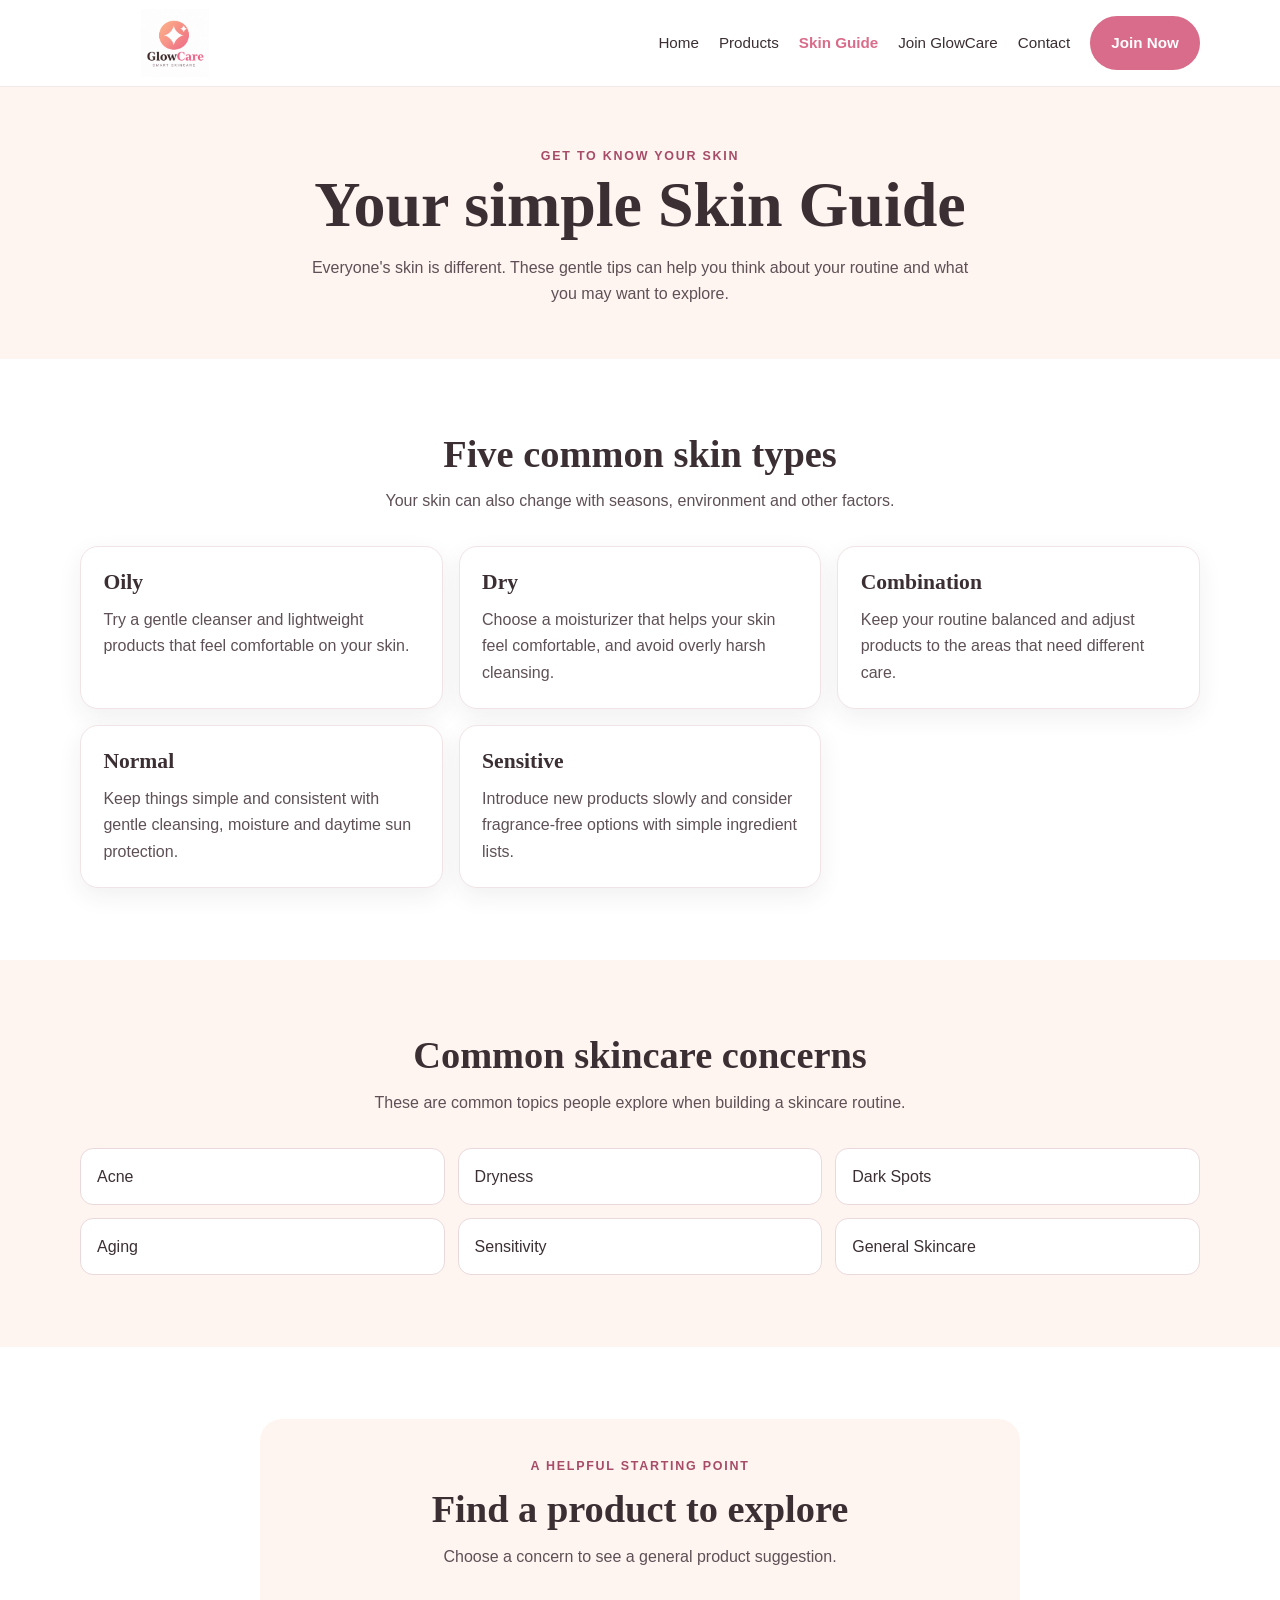
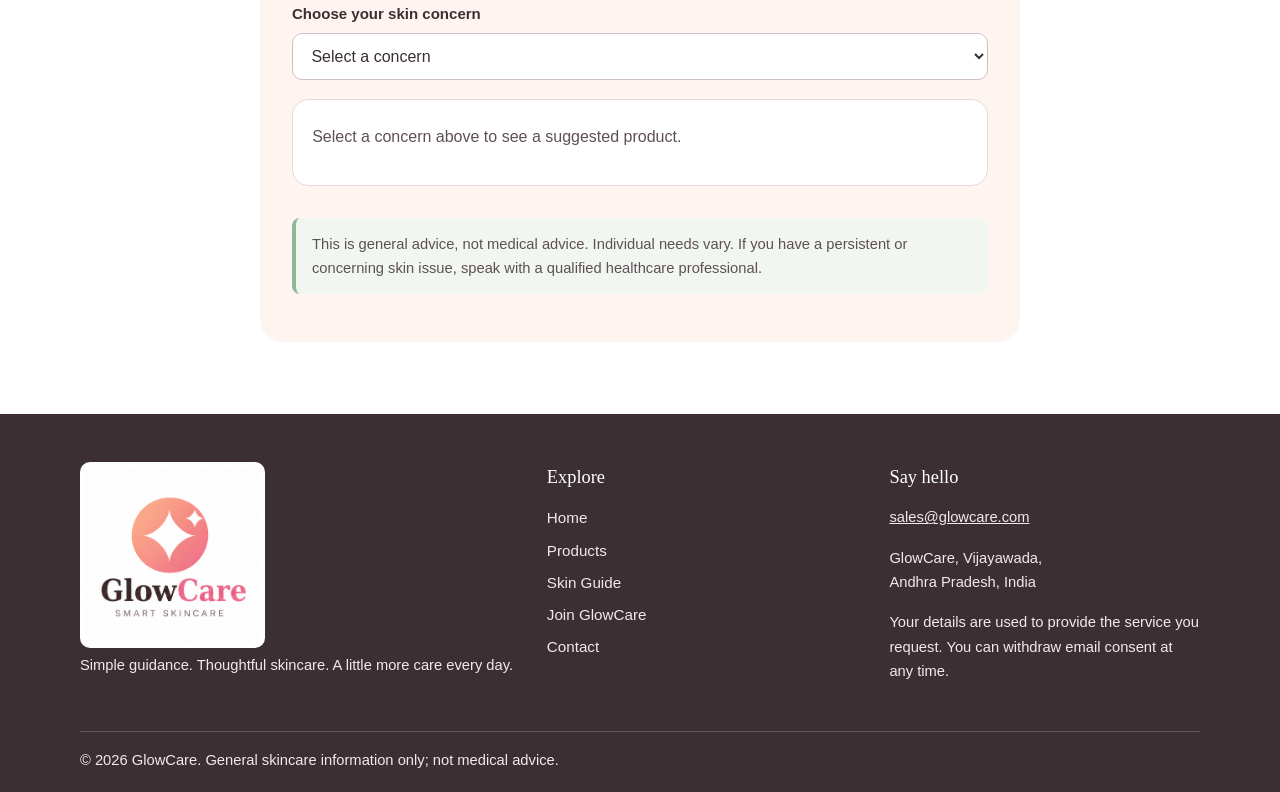
<file: skin-guide.html>
<!doctype html>
<html lang="en"><head><meta charset="utf-8"><meta name="viewport" content="width=device-width, initial-scale=1"><meta name="description" content="Explore simple skin type tips and a GlowCare product suggestion helper."><title>Skin Guide | GlowCare</title><link rel="stylesheet" href="style.css"><script src="script.js" defer></script></head><body>
<header class="site-header"><div class="container header-inner"><a class="brand" href="index.html" aria-label="GlowCare home"><img src="glowcare-logo.png" alt="GlowCare — Smart Skincare logo"></a><button class="menu-toggle" type="button" aria-expanded="false" aria-controls="primary-navigation">Menu</button><div class="nav-wrap" id="primary-navigation"><nav class="main-nav" aria-label="Main navigation"><a href="index.html">Home</a><a href="products.html">Products</a><a href="skin-guide.html" aria-current="page">Skin Guide</a><a href="join.html">Join GlowCare</a><a href="contact.html">Contact</a></nav><a class="btn header-join" href="join.html">Join Now</a></div></div></header>
<main><section class="page-hero"><div class="container"><p class="eyebrow">Get to know your skin</p><h1>Your simple Skin Guide</h1><p>Everyone's skin is different. These gentle tips can help you think about your routine and what you may want to explore.</p></div></section>
<section class="section"><div class="container"><div class="section-heading"><h2>Five common skin types</h2><p>Your skin can also change with seasons, environment and other factors.</p></div><div class="guide-grid"><article class="card" id="oily"><h3>Oily</h3><p>Try a gentle cleanser and lightweight products that feel comfortable on your skin.</p></article><article class="card" id="dry"><h3>Dry</h3><p>Choose a moisturizer that helps your skin feel comfortable, and avoid overly harsh cleansing.</p></article><article class="card" id="combination"><h3>Combination</h3><p>Keep your routine balanced and adjust products to the areas that need different care.</p></article><article class="card" id="normal"><h3>Normal</h3><p>Keep things simple and consistent with gentle cleansing, moisture and daytime sun protection.</p></article><article class="card" id="sensitive"><h3>Sensitive</h3><p>Introduce new products slowly and consider fragrance-free options with simple ingredient lists.</p></article></div></div></section>
<section class="section section-soft"><div class="container"><div class="section-heading"><h2>Common skincare concerns</h2><p>These are common topics people explore when building a skincare routine.</p></div><div class="concern-grid"><div class="concern-pill">Acne</div><div class="concern-pill">Dryness</div><div class="concern-pill">Dark Spots</div><div class="concern-pill">Aging</div><div class="concern-pill">Sensitivity</div><div class="concern-pill">General Skincare</div></div></div></section>
<section class="section"><div class="container"><div class="helper-box"><div class="section-heading"><p class="eyebrow">A helpful starting point</p><h2>Find a product to explore</h2><p>Choose a concern to see a general product suggestion.</p></div><div class="field"><label for="skin-concern-select">Choose your skin concern</label><select id="skin-concern-select"><option value="">Select a concern</option><option>Acne</option><option>Dryness</option><option>Dark Spots</option><option>Aging</option><option>Sensitivity</option><option>General Skincare</option></select></div><div class="helper-result" id="recommendation-result" aria-live="polite"><p>Select a concern above to see a suggested product.</p></div><p class="notice mt-2">This is general advice, not medical advice. Individual needs vary. If you have a persistent or concerning skin issue, speak with a qualified healthcare professional.</p></div></div></section></main>
<footer class="site-footer"><div class="container"><div class="footer-grid"><div class="footer-brand"><a href="index.html" aria-label="GlowCare home"><img src="glowcare-logo.png" alt="GlowCare — Smart Skincare logo"></a><p>Simple guidance. Thoughtful skincare. A little more care every day.</p></div><div><div class="footer-heading">Explore</div><nav class="footer-links" aria-label="Footer navigation"><a href="index.html">Home</a><a href="products.html">Products</a><a href="skin-guide.html">Skin Guide</a><a href="join.html">Join GlowCare</a><a href="contact.html">Contact</a></nav></div><div><div class="footer-heading">Say hello</div><p><a href="mailto:sales@glowcare.com">sales@glowcare.com</a></p><p>GlowCare, Vijayawada,<br>Andhra Pradesh, India</p><p>Your details are used to provide the service you request. You can withdraw email consent at any time.</p></div></div><div class="footer-bottom"><p>© 2026 GlowCare. General skincare information only; not medical advice.</p></div></div></footer></body></html>
</file>
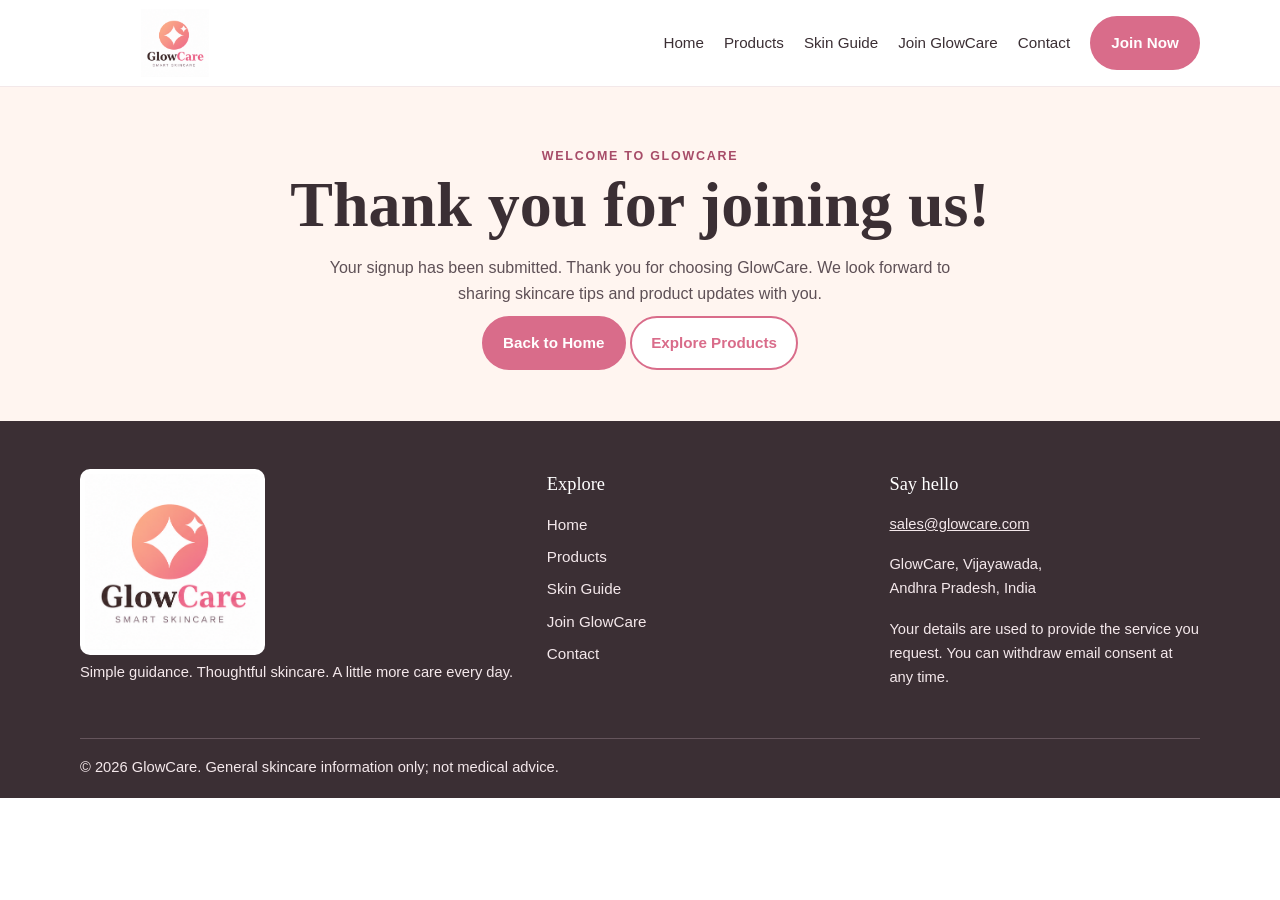
<file: thank-you.html>
<!doctype html>
<html lang="en">
<head>
  <meta charset="utf-8">
  <meta name="viewport" content="width=device-width, initial-scale=1">
  <meta name="description" content="Thank you for joining GlowCare.">
  <title>Thank You | GlowCare</title>
  <link rel="stylesheet" href="style.css">
  <script src="script.js" defer></script>
</head>
<body>
<header class="site-header"><div class="container header-inner">
  <a class="brand" href="index.html" aria-label="GlowCare home"><img src="glowcare-logo.png" alt="GlowCare — Smart Skincare logo"></a>
  <button class="menu-toggle" type="button" aria-expanded="false" aria-controls="primary-navigation">Menu</button>
  <div class="nav-wrap" id="primary-navigation"><nav class="main-nav" aria-label="Main navigation">
    <a href="index.html">Home</a><a href="products.html">Products</a><a href="skin-guide.html">Skin Guide</a><a href="join.html">Join GlowCare</a><a href="contact.html">Contact</a>
  </nav><a class="btn header-join" href="join.html">Join Now</a></div>
</div></header>
<main>
  <section class="page-hero"><div class="container">
    <p class="eyebrow">Welcome to GlowCare</p>
    <h1>Thank you for joining us!</h1>
    <p>Your signup has been submitted. Thank you for choosing GlowCare. We look forward to sharing skincare tips and product updates with you.</p>
    <p class="mt-2"><a class="btn" href="index.html">Back to Home</a> <a class="btn btn-secondary" href="products.html">Explore Products</a></p>
  </div></section>
</main>
<footer class="site-footer"><div class="container"><div class="footer-grid">
  <div class="footer-brand"><a href="index.html" aria-label="GlowCare home"><img src="glowcare-logo.png" alt="GlowCare — Smart Skincare logo"></a><p>Simple guidance. Thoughtful skincare. A little more care every day.</p></div>
  <div><div class="footer-heading">Explore</div><nav class="footer-links" aria-label="Footer navigation"><a href="index.html">Home</a><a href="products.html">Products</a><a href="skin-guide.html">Skin Guide</a><a href="join.html">Join GlowCare</a><a href="contact.html">Contact</a></nav></div>
  <div><div class="footer-heading">Say hello</div><p><a href="mailto:sales@glowcare.com">sales@glowcare.com</a></p><p>GlowCare, Vijayawada,<br>Andhra Pradesh, India</p><p>Your details are used to provide the service you request. You can withdraw email consent at any time.</p></div>
</div><div class="footer-bottom"><p>© 2026 GlowCare. General skincare information only; not medical advice.</p></div></div></footer>
</body>
</html>
</file>
<file: style.css>
:root{--rose:#D96C8A;--cream:#FFF5F0;--sage:#8FB996;--plum:#3B2F34;--blush:#F8E4E8;--white:#fff;--muted:#74666c;--border:#ead9dc;--shadow:0 8px 24px rgba(59,47,52,.07);--radius:18px}*{box-sizing:border-box}html{scroll-behavior:smooth}body{margin:0;background:#fff;color:var(--plum);font-family:Arial,Helvetica,sans-serif;line-height:1.65}h1,h2,h3{font-family:Georgia,'Times New Roman',serif;line-height:1.2;margin:0 0 .7rem}h1{font-size:clamp(2.4rem,5vw,4.5rem)}h2{font-size:clamp(1.8rem,3vw,2.7rem)}h3{font-size:1.35rem}p{margin:.3rem 0 1rem;color:#5e5056}a{color:inherit}img{max-width:100%;display:block}.container{width:min(1120px,calc(100% - 2.5rem));margin-inline:auto}.site-header{background:#fff;border-bottom:1px solid #f3e8e9;position:sticky;top:0;z-index:20}.header-inner{min-height:86px;display:flex;align-items:center;justify-content:space-between;gap:1.5rem}.brand{display:flex;align-items:center;text-decoration:none;flex-shrink:0}.brand img{width:190px;height:auto;max-height:68px;object-fit:contain}.nav-wrap{display:flex;align-items:center;gap:1.25rem}.main-nav{display:flex;align-items:center;gap:1.25rem}.main-nav a,.footer-links a{font-size:.95rem;text-decoration:none}.main-nav a:hover,.footer-links a:hover{color:var(--rose)}.main-nav a[aria-current=page]{color:var(--rose);font-weight:700}.menu-toggle{display:none;background:transparent;border:1px solid var(--border);border-radius:10px;padding:.55rem .7rem;color:var(--plum);font:inherit}.btn{display:inline-flex;align-items:center;justify-content:center;gap:.4rem;padding:.78rem 1.2rem;border:2px solid var(--rose);border-radius:999px;background:var(--rose);color:#fff;text-decoration:none;font-weight:700;font-size:.95rem;cursor:pointer;transition:background .18s ease,transform .18s ease}.btn:hover{background:#c55877;border-color:#c55877;transform:translateY(-1px)}.btn:focus-visible,a:focus-visible,button:focus-visible,input:focus-visible,select:focus-visible,textarea:focus-visible,summary:focus-visible{outline:3px solid #6c9b73;outline-offset:3px}.btn-secondary{background:#fff;color:var(--rose)}.btn-secondary:hover{color:#fff}.section{padding:4.5rem 0}.section-soft{background:var(--cream)}.section-heading{max-width:660px;margin:0 auto 2rem;text-align:center}.eyebrow{color:#a74c68;text-transform:uppercase;letter-spacing:.14em;font-size:.78rem;font-weight:700;margin-bottom:.6rem}.hero{background:var(--cream);padding:4.2rem 0}.hero-grid{display:grid;grid-template-columns:1fr 1fr;align-items:center;gap:3rem}.hero-copy p{font-size:1.12rem;max-width:520px}.hero-image{width:100%;height:390px;object-fit:contain;object-position:center;border-radius:28px;background:var(--blush)}.hero-actions{display:flex;gap:.8rem;flex-wrap:wrap;margin-top:1.5rem}.card-grid{display:grid;grid-template-columns:repeat(3,minmax(0,1fr));gap:1.25rem}.product-grid{grid-template-columns:repeat(4,minmax(0,1fr))}.card{background:#fff;border:1px solid #f0e4e6;border-radius:var(--radius);padding:1.4rem;box-shadow:var(--shadow)}.card p:last-child{margin-bottom:0}.benefit-card{padding:1.7rem}.icon-dot{display:grid;place-items:center;width:42px;height:42px;border-radius:50%;background:var(--blush);color:#9f4964;font-weight:700;margin-bottom:1rem}.product-card{padding:0;overflow:hidden;display:flex;flex-direction:column}.product-card .product-info{padding:1.2rem;display:flex;flex-direction:column;align-items:flex-start;flex:1}.product-card .btn{margin-top:auto}.product-image{width:100%;height:300px;object-fit:contain;object-position:center;background:var(--cream);padding:.25rem}.product-placeholder{height:210px;display:grid;place-items:center;background:var(--blush);padding:1.5rem;text-align:center}.placeholder-bottle{width:70px;height:115px;border-radius:17px 17px 12px 12px;background:#fff;border:2px solid #e6b8c5;box-shadow:0 6px 12px #d9a8b766;position:relative;display:grid;place-items:center;color:#9b5268;font:12px Georgia,serif}.placeholder-bottle:before{content:"";position:absolute;top:-13px;width:27px;height:15px;border-radius:5px 5px 0 0;background:#d7c7c9;border:1px solid #c5b5b8}.placeholder-sunscreen{width:86px;height:120px;border-radius:12px;background:#fff;border:2px solid #b8d2b9;box-shadow:0 6px 12px #9db99f55;display:grid;place-items:center;color:#52785a;font:12px Georgia,serif;padding:.5rem}.skin-links{display:grid;grid-template-columns:repeat(5,minmax(0,1fr));gap:.9rem}.skin-link{display:block;background:#fff;border:1px solid #f0e0e4;border-radius:14px;padding:1.2rem .8rem;text-align:center;text-decoration:none;box-shadow:var(--shadow)}.skin-link:hover{border-color:var(--rose)}.skin-link strong{display:block}.signup-strip{background:var(--blush);border-radius:24px;padding:2.2rem;display:flex;justify-content:space-between;align-items:center;gap:1.5rem}.signup-strip p{margin-bottom:0}.faq-list{max-width:800px;margin:auto}.faq-list details{padding:1rem 0;border-bottom:1px solid var(--border)}.faq-list summary{cursor:pointer;font-weight:700;list-style-position:outside}.faq-list details p{padding:.6rem 0 0}.page-hero{background:var(--cream);padding:3.2rem 0;text-align:center}.page-hero p{max-width:660px;margin:.5rem auto 0}.content-narrow{max-width:820px;margin:auto}.guide-grid{display:grid;grid-template-columns:repeat(3,minmax(0,1fr));gap:1rem}.concern-grid{display:grid;grid-template-columns:repeat(3,minmax(0,1fr));gap:.8rem}.concern-pill{padding:.9rem 1rem;background:#fff;border:1px solid var(--border);border-radius:13px}.helper-box{max-width:760px;margin:auto;background:var(--cream);border-radius:22px;padding:2rem}.helper-result{display:flex;gap:1.2rem;align-items:center;margin-top:1.2rem;padding:1.2rem;background:#fff;border-radius:16px;border:1px solid var(--border)}.helper-result .product-placeholder{width:100px;height:110px;border-radius:12px;flex-shrink:0}.helper-result .product-placeholder .placeholder-bottle,.helper-result .product-placeholder .placeholder-sunscreen{transform:scale(.65)}.notice{font-size:.92rem;background:#f1f6f0;border-left:4px solid var(--sage);padding:.85rem 1rem;border-radius:8px}.form-card{max-width:760px;margin:auto;background:#fff;border:1px solid #f0e4e6;border-radius:22px;padding:clamp(1.2rem,4vw,2.3rem);box-shadow:var(--shadow)}.form-grid{display:grid;grid-template-columns:1fr 1fr;gap:1rem}.field{display:flex;flex-direction:column;gap:.4rem}.field-full{grid-column:1/-1}label{font-weight:700;font-size:.94rem}input,select,textarea{width:100%;padding:.8rem .9rem;border:1px solid #cdbfc3;border-radius:10px;font:inherit;color:var(--plum);background:#fff}textarea{min-height:145px;resize:vertical}.checkbox-row{display:flex;align-items:flex-start;gap:.7rem}.checkbox-row input{width:auto;margin-top:.35rem;flex-shrink:0}.checkbox-row label{font-weight:400}.form-actions{display:flex;flex-wrap:wrap;gap:.8rem;margin-top:1.3rem}.form-message{margin-top:1rem;padding:.9rem 1rem;border-radius:10px;display:none}.form-message.success{display:block;background:#edf6ed;border:1px solid #a7c9ab;color:#2f5e37}.form-message.error{display:block;background:#fff0f0;border:1px solid #e3a5a5;color:#8b2929}.privacy-line{font-size:.86rem;margin-top:1rem}.contact-grid{display:grid;grid-template-columns:.85fr 1.15fr;gap:2rem;align-items:start}.contact-details{background:var(--cream);border-radius:20px;padding:1.6rem}.contact-details a{color:#9c4762}.site-footer{background:#3B2F34;color:#fff;padding:3rem 0 1.2rem}.footer-grid{display:grid;grid-template-columns:1.4fr 1fr 1fr;gap:2rem}.footer-brand img{width:185px;background:#fff;border-radius:10px;padding:.3rem}.site-footer p,.site-footer a{color:#f4e8eb}.site-footer p{font-size:.92rem}.footer-links{display:grid;gap:.45rem}.footer-heading{font-family:Georgia,serif;font-size:1.15rem;margin-bottom:.8rem}.footer-bottom{border-top:1px solid #65555c;margin-top:2rem;padding-top:1rem;font-size:.85rem;color:#e6d8dd}.footer-bottom p{margin:0}.small{font-size:.9rem;color:var(--muted)}.text-center{text-align:center}.mt-2{margin-top:2rem}.mb-1{margin-bottom:1rem}.sr-only{position:absolute;width:1px;height:1px;padding:0;margin:-1px;overflow:hidden;clip:rect(0,0,0,0);white-space:nowrap;border:0}
@media(max-width:900px){.nav-wrap{gap:.7rem}.main-nav{gap:.8rem}.main-nav a{font-size:.88rem}.header-join{display:none}.product-grid{grid-template-columns:repeat(2,minmax(0,1fr))}.hero-grid{gap:2rem}.hero-image{height:330px}.card-grid{grid-template-columns:repeat(2,minmax(0,1fr))}.skin-links{grid-template-columns:repeat(3,minmax(0,1fr))}}
@media(max-width:680px){.container{width:min(100% - 1.5rem,1120px)}.header-inner{min-height:74px}.brand img{width:150px}.menu-toggle{display:block}.nav-wrap{display:none;position:absolute;top:100%;left:0;right:0;background:#fff;border-bottom:1px solid var(--border);padding:1rem 1.25rem 1.3rem;align-items:stretch}.nav-wrap.is-open{display:flex;flex-direction:column}.main-nav{display:flex;flex-direction:column;align-items:stretch;gap:0}.main-nav a{padding:.7rem .2rem;border-bottom:1px solid #f4e9eb;font-size:1rem}.header-join{display:inline-flex;align-self:flex-start;margin-top:.5rem}.hero{padding:2.7rem 0}.hero-grid{grid-template-columns:1fr;gap:1.6rem}.hero-image{height:auto;max-height:320px;aspect-ratio:3/2;object-fit:contain;order:-1}.section{padding:3.2rem 0}.card-grid,.guide-grid,.concern-grid{grid-template-columns:1fr}.product-grid{grid-template-columns:repeat(2,minmax(0,1fr));gap:.8rem}.product-card .product-info{padding:1rem}.product-image,.product-placeholder{height:220px}.skin-links{grid-template-columns:repeat(2,minmax(0,1fr))}.signup-strip{align-items:flex-start;flex-direction:column;padding:1.5rem}.form-grid{grid-template-columns:1fr}.field-full{grid-column:auto}.contact-grid{grid-template-columns:1fr}.footer-grid{grid-template-columns:1fr;gap:1.5rem}.helper-box{padding:1.2rem}.helper-result{align-items:flex-start}.page-hero{padding:2.5rem 0}}
@media(prefers-reduced-motion:reduce){html{scroll-behavior:auto}*,*::before,*::after{transition:none!important}}

/* Product pricing: actual prices should be inserted once confirmed. */
.product-pricing{margin:1rem 0 1.2rem;min-height:1.6rem}
.price-pending{margin:0;color:var(--muted,#6b5a61);font-size:.95rem;font-weight:600}
.price-old{color:#766b70;text-decoration:line-through;text-decoration-thickness:2px;margin-right:.55rem;font-size:1rem}
.price-current{color:var(--plum,#3B2F34);font-weight:700;font-size:1.25rem}
.discount-badge{display:inline-block;margin-left:.5rem;padding:.25rem .5rem;border-radius:999px;background:var(--blush,#F8E4E8);color:var(--plum,#3B2F34);font-size:.8rem;font-weight:700}

/* GlowCare shop and demo cart */
.shop-toolbar{display:flex;align-items:center;justify-content:space-between;gap:1rem;margin-top:1.5rem}
.shop-toolbar p{margin:0}.cart-open{white-space:nowrap}.cart-count{display:inline-grid;place-items:center;min-width:1.55rem;height:1.55rem;border-radius:50%;background:#fff;color:var(--rose);margin-left:.2rem;padding:0 .25rem}
.product-kicker{font-size:.7rem;letter-spacing:.12em;font-weight:700;color:#a75a70;margin:0 0 .45rem!important}
.product-pricing{display:flex;align-items:center;flex-wrap:wrap;gap:.5rem;margin:1rem 0 1.1rem;min-height:2rem}
.price-old{color:#786a70;text-decoration:line-through;font-size:.92rem}
.price-current{font-size:1.25rem;font-weight:800;color:var(--plum)}
.discount-badge{background:#edf6ed;color:#315f39;border-radius:999px;padding:.2rem .5rem;font-size:.76rem;font-weight:700}
.product-actions{display:flex;gap:.55rem;width:100%;margin-top:auto}
.product-actions .btn-shop{flex:1}.btn-add{width:44px;min-width:44px;padding:.5rem;font-size:1.5rem;line-height:1}
.cart-backdrop{position:fixed;inset:0;background:rgba(35,25,30,.48);z-index:100}
.cart-dialog{position:fixed;z-index:101;top:0;right:0;height:100dvh;width:min(510px,100%);overflow-y:auto;background:#fff;padding:1.4rem;box-shadow:-10px 0 35px rgba(40,25,30,.18)}
.cart-header{display:flex;justify-content:space-between;align-items:flex-start;gap:1rem;border-bottom:1px solid var(--border);padding-bottom:1rem;margin-bottom:1rem}
.cart-header h2{margin-bottom:0}.cart-close{width:42px;height:42px;border:1px solid var(--border);background:#fff;border-radius:50%;font-size:1.7rem;cursor:pointer;color:var(--plum)}
.cart-line{display:grid;grid-template-columns:1fr auto;gap:.7rem;padding:1rem 0;border-bottom:1px solid #f0e4e6}
.cart-line h3{font-family:Arial,sans-serif;font-size:1rem;margin:0}.cart-line p{margin:.2rem 0}.cart-line-controls{display:flex;align-items:center;gap:.45rem;margin-top:.5rem}
.qty-btn,.remove-item{border:1px solid var(--border);background:#fff;border-radius:8px;min-width:32px;min-height:32px;cursor:pointer;color:var(--plum)}.remove-item{padding:.3rem .55rem;color:#9d405e}
.cart-summary{padding:1rem 0}.cart-summary-row{display:flex;justify-content:space-between;gap:1rem;margin:.35rem 0}.cart-total{font-size:1.15rem;font-weight:800;border-top:1px solid var(--border);padding-top:.7rem;margin-top:.7rem}
.cart-empty{text-align:center;padding:2rem 1rem;background:var(--cream);border-radius:14px}.cart-empty p{margin:.5rem 0 1rem}
.cart-divider{border:0;border-top:1px solid var(--border);margin:1.3rem 0}
.checkout-form{display:grid;gap:.5rem}.checkout-form label{margin-top:.35rem}.checkout-form textarea{min-height:90px}.payment-note{background:var(--cream);border-radius:12px;padding:1rem;margin:.7rem 0}.payment-note p{font-size:.9rem;margin:.35rem 0 0}.checkout-submit{width:100%}
.order-confirmation{padding:1.2rem;background:#edf6ed;border:1px solid #a7c9ab;border-radius:14px;color:#315f39}
.order-review-card{padding:1rem;background:var(--cream);border-radius:12px;margin:1rem 0}.order-review-card p{margin:.3rem 0}
body.cart-open{overflow:hidden}
[hidden]{display:none!important}
@media(max-width:680px){.shop-toolbar{align-items:flex-start;flex-direction:column}.cart-dialog{padding:1rem}.product-actions .btn{font-size:.85rem;padding:.7rem .6rem}.product-actions .btn-add{flex:0 0 42px}}


/* Cart drawer layout fixes: keep all content inside the drawer and prevent clipped text. */
.cart-dialog {
  width: min(32rem, 100vw);
  max-width: 100vw;
  height: 100vh;
  height: 100dvh;
  padding: clamp(1rem, 3vw, 1.5rem);
  overflow-x: hidden;
  overflow-y: auto;
  overscroll-behavior: contain;
  overflow-wrap: anywhere;
}
.cart-dialog *, .cart-dialog *::before, .cart-dialog *::after { box-sizing: border-box; }
.cart-header { min-width: 0; align-items: center; }
.cart-header > div { min-width: 0; }
.cart-header h2 { font-size: clamp(1.55rem, 5vw, 2rem); overflow-wrap: anywhere; }
.cart-close { flex: 0 0 42px; color: var(--plum); }
#cart-content, #checkout-area, #order-review, #order-confirmation { width: 100%; min-width: 0; }
.cart-line { grid-template-columns: minmax(0, 1fr) auto; align-items: start; gap: .65rem; min-width: 0; }
.cart-line > div { min-width: 0; }
.cart-line > strong { white-space: nowrap; font-size: .98rem; }
.cart-line-controls { flex-wrap: wrap; min-width: 0; }
.cart-line-controls button { flex-shrink: 0; }
.cart-summary { min-width: 0; }
.cart-summary-row { align-items: flex-start; flex-wrap: wrap; min-width: 0; }
.cart-summary-row > span, .cart-summary-row > strong { min-width: 0; overflow-wrap: anywhere; }
.cart-total { align-items: center; }
.cart-total strong { white-space: nowrap; }
.cart-dialog .small, .cart-dialog p { overflow-wrap: anywhere; }
.checkout-form { width: 100%; min-width: 0; gap: .45rem; }
.checkout-form label { display: block; margin-top: .65rem; line-height: 1.4; }
.checkout-form input, .checkout-form textarea, .checkout-form select { display: block; width: 100%; min-width: 0; max-width: 100%; }
.payment-note { width: 100%; min-width: 0; overflow-wrap: anywhere; }
.checkout-submit { white-space: normal; line-height: 1.35; }
.order-review-card { min-width: 0; overflow-wrap: anywhere; }
.order-review-card ul { padding-left: 1.25rem; }
.order-review-card li { margin: .45rem 0; }
@media (max-width: 480px) {
  .cart-dialog { width: 100vw; padding: 1rem; }
  .cart-summary-row { gap: .35rem .8rem; }
  .cart-line { grid-template-columns: minmax(0, 1fr) auto; }
}


/* Home page refinements */
.featured-products {
  grid-template-columns: repeat(2, minmax(0, 1fr));
  max-width: 780px;
  margin-inline: auto;
}
.hero-image {
  object-fit: contain;
  object-position: center;
  min-width: 0;
}
.section-link {
  text-align: center;
  margin-top: 1.5rem;
}
@media (max-width: 600px) {
  .featured-products {
    grid-template-columns: minmax(0, 1fr);
  }
}


/* Final cart drawer positioning and overflow correction */
html, body { max-width: 100%; }
body { overflow-x: clip; }
.cart-backdrop { position: fixed !important; inset: 0 !important; width: 100% !important; height: 100% !important; }
#cart-dialog.cart-dialog {
  position: fixed !important;
  top: 0 !important; right: 0 !important; bottom: 0 !important; left: auto !important;
  width: min(420px, 100%) !important;
  max-width: 100% !important;
  height: 100vh !important; height: 100dvh !important;
  margin: 0 !important; padding: 24px !important;
  transform: none !important;
  display: block;
  overflow-x: hidden !important; overflow-y: auto !important;
  overscroll-behavior: contain;
  box-sizing: border-box !important;
  overflow-wrap: break-word;
}
#cart-dialog[hidden], #cart-backdrop[hidden] { display: none !important; }
#cart-dialog *, #cart-dialog *::before, #cart-dialog *::after { box-sizing: border-box; }
#cart-dialog .cart-header { display:flex; width:100%; min-width:0; align-items:center; justify-content:space-between; gap:12px; }
#cart-dialog .cart-header > div { flex:1 1 auto; min-width:0; }
#cart-dialog .cart-header .eyebrow { margin:0 0 8px; }
#cart-dialog .cart-header h2 { margin:0; font-size:clamp(1.65rem, 6vw, 2.25rem); line-height:1.15; overflow-wrap:normal; }
#cart-dialog .cart-close { flex:0 0 42px; width:42px; height:42px; padding:0; display:grid; place-items:center; border:1px solid var(--border); border-radius:50%; background:#fff; color:var(--plum); font:700 1.5rem/1 Arial,sans-serif; cursor:pointer; }
#cart-dialog .cart-line { display:grid; grid-template-columns:minmax(0,1fr) auto; gap:12px; align-items:start; width:100%; min-width:0; }
#cart-dialog .cart-line > div { min-width:0; }
#cart-dialog .cart-line > strong { white-space:nowrap; }
#cart-dialog .cart-line-controls { display:flex; align-items:center; flex-wrap:wrap; gap:8px; }
#cart-dialog .qty-btn { min-width:36px; min-height:36px; padding:4px 10px; border:1px solid var(--rose); border-radius:999px; background:var(--cream); color:var(--plum); font:700 1rem Arial,sans-serif; cursor:pointer; }
#cart-dialog .remove-item { min-height:36px; padding:4px 8px; border:0; background:transparent; color:#9d405e; text-decoration:underline; font:700 .9rem Arial,sans-serif; cursor:pointer; }
#cart-dialog .cart-summary-row { display:flex; justify-content:space-between; align-items:flex-start; gap:12px; width:100%; margin:10px 0; }
#cart-dialog .cart-summary-row > span:first-child { flex:1 1 auto; }
#cart-dialog .cart-summary-row > :last-child { flex:0 1 auto; text-align:right; }
#cart-dialog .cart-summary-row .small, #cart-dialog .small { font-size:.86rem; line-height:1.5; color:var(--muted); overflow-wrap:anywhere; }
#cart-dialog #start-checkout, #cart-dialog .checkout-submit { width:100%; white-space:normal; }
#cart-dialog .checkout-form { display:grid; grid-template-columns:minmax(0,1fr); gap:8px; width:100%; min-width:0; }
#cart-dialog .checkout-form label { display:block; line-height:1.4; margin-top:8px; }
#cart-dialog .checkout-form input, #cart-dialog .checkout-form textarea { display:block; width:100%; min-width:0; max-width:100%; }
#cart-dialog .payment-note { width:100%; min-width:0; overflow-wrap:anywhere; }
@media (max-width: 480px) { #cart-dialog.cart-dialog { width:100% !important; padding:20px !important; } }


/* Cart confirmation: keep all content within the drawer and show one state at a time */
#cart-dialog #cart-content, #cart-dialog #order-confirmation, #cart-dialog #order-review {
  width: 100%; max-width: 100%; min-width: 0;
}
#cart-dialog .order-confirmation {
  margin-top: 1rem; padding: 1.1rem; overflow-wrap: anywhere; word-break: normal;
}
#cart-dialog .order-confirmation h3 {
  max-width: 100%; font-size: clamp(1.2rem, 4.5vw, 1.65rem); line-height: 1.25;
  overflow-wrap: anywhere; margin-bottom: .7rem;
}
#cart-dialog .order-confirmation p { max-width: 100%; overflow-wrap: anywhere; line-height: 1.55; }
#cart-dialog .order-confirmation .btn { max-width: 100%; white-space: normal; }
</file>
